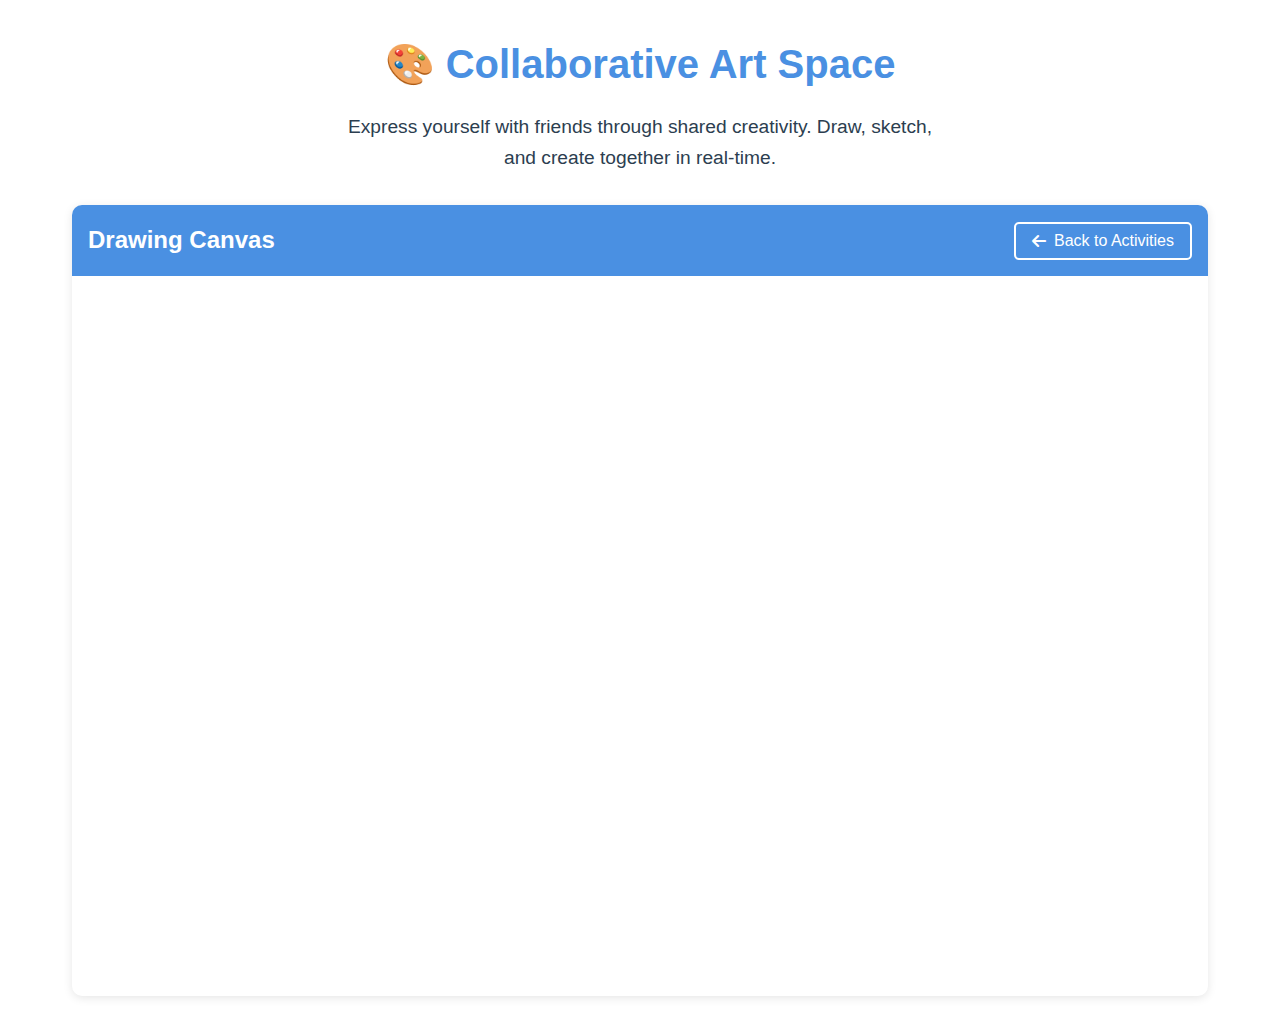
<file: collab-art.html>
<!DOCTYPE html>
<html lang="en">
<head>
    <meta charset="UTF-8">
    <meta name="viewport" content="width=device-width, initial-scale=1.0">
    <title>MindCircle - Collaborative Art Space</title>
    <link rel="stylesheet" href="styles.css">
    <link rel="stylesheet" href="mindcircle.css">
    <link rel="stylesheet" href="https://cdnjs.cloudflare.com/ajax/libs/font-awesome/6.0.0/css/all.min.css">
    <style>
        .art-space {
            padding: 2rem;
            max-width: 1200px;
            margin: 0 auto;
        }

        .art-header {
            text-align: center;
            margin-bottom: 2rem;
        }

        .art-header h1 {
            color: var(--primary-color);
            font-size: 2.5rem;
            margin-bottom: 1rem;
        }

        .art-header p {
            color: var(--secondary-color);
            font-size: 1.2rem;
            max-width: 600px;
            margin: 0 auto;
        }

        .drawing-container {
            background: var(--white);
            border-radius: 10px;
            box-shadow: 0 2px 10px rgba(0,0,0,0.1);
            overflow: hidden;
        }

        .toolbar {
            background-color: var(--primary-color);
            padding: 1rem;
            display: flex;
            justify-content: space-between;
            align-items: center;
        }

        .toolbar h2 {
            color: var(--white);
            margin: 0;
        }

        .back-button {
            background: none;
            border: 2px solid var(--white);
            color: var(--white);
            padding: 0.5rem 1rem;
            border-radius: 5px;
            cursor: pointer;
            font-size: 1rem;
            display: flex;
            align-items: center;
            gap: 0.5rem;
            transition: background-color 0.3s;
        }

        .back-button:hover {
            background-color: var(--white);
            color: var(--primary-color);
        }

        iframe {
            display: block;
            width: 100%;
            height: 80vh;
            border: none;
        }

        @media (max-width: 768px) {
            .art-space {
                padding: 1rem;
            }

            .art-header h1 {
                font-size: 2rem;
            }

            iframe {
                height: 70vh;
            }
        }
    </style>
</head>
<body>
    <main class="art-space">
        <div class="art-header">
            <h1>🎨 Collaborative Art Space</h1>
            <p>Express yourself with friends through shared creativity. Draw, sketch, and create together in real-time.</p>
        </div>
        
        <div class="drawing-container">
            <div class="toolbar">
                <h2>Drawing Canvas</h2>
                <button class="back-button" onclick="window.location.href='mindcircle.html#activities'">
                    <i class="fas fa-arrow-left"></i> Back to Activities
                </button>
            </div>
            <iframe
                src="https://excalidraw.com"
                width="100%"
                height="600px"
                title="Collaborative Drawing Canvas">
            </iframe>
        </div>
    </main>

    <script>
        // Handle iframe loading
        const drawingFrame = document.querySelector('iframe');
        drawingFrame.addEventListener('load', function() {
            console.log('Drawing canvas loaded');
        });
    </script>
</body>
</html>
</file>
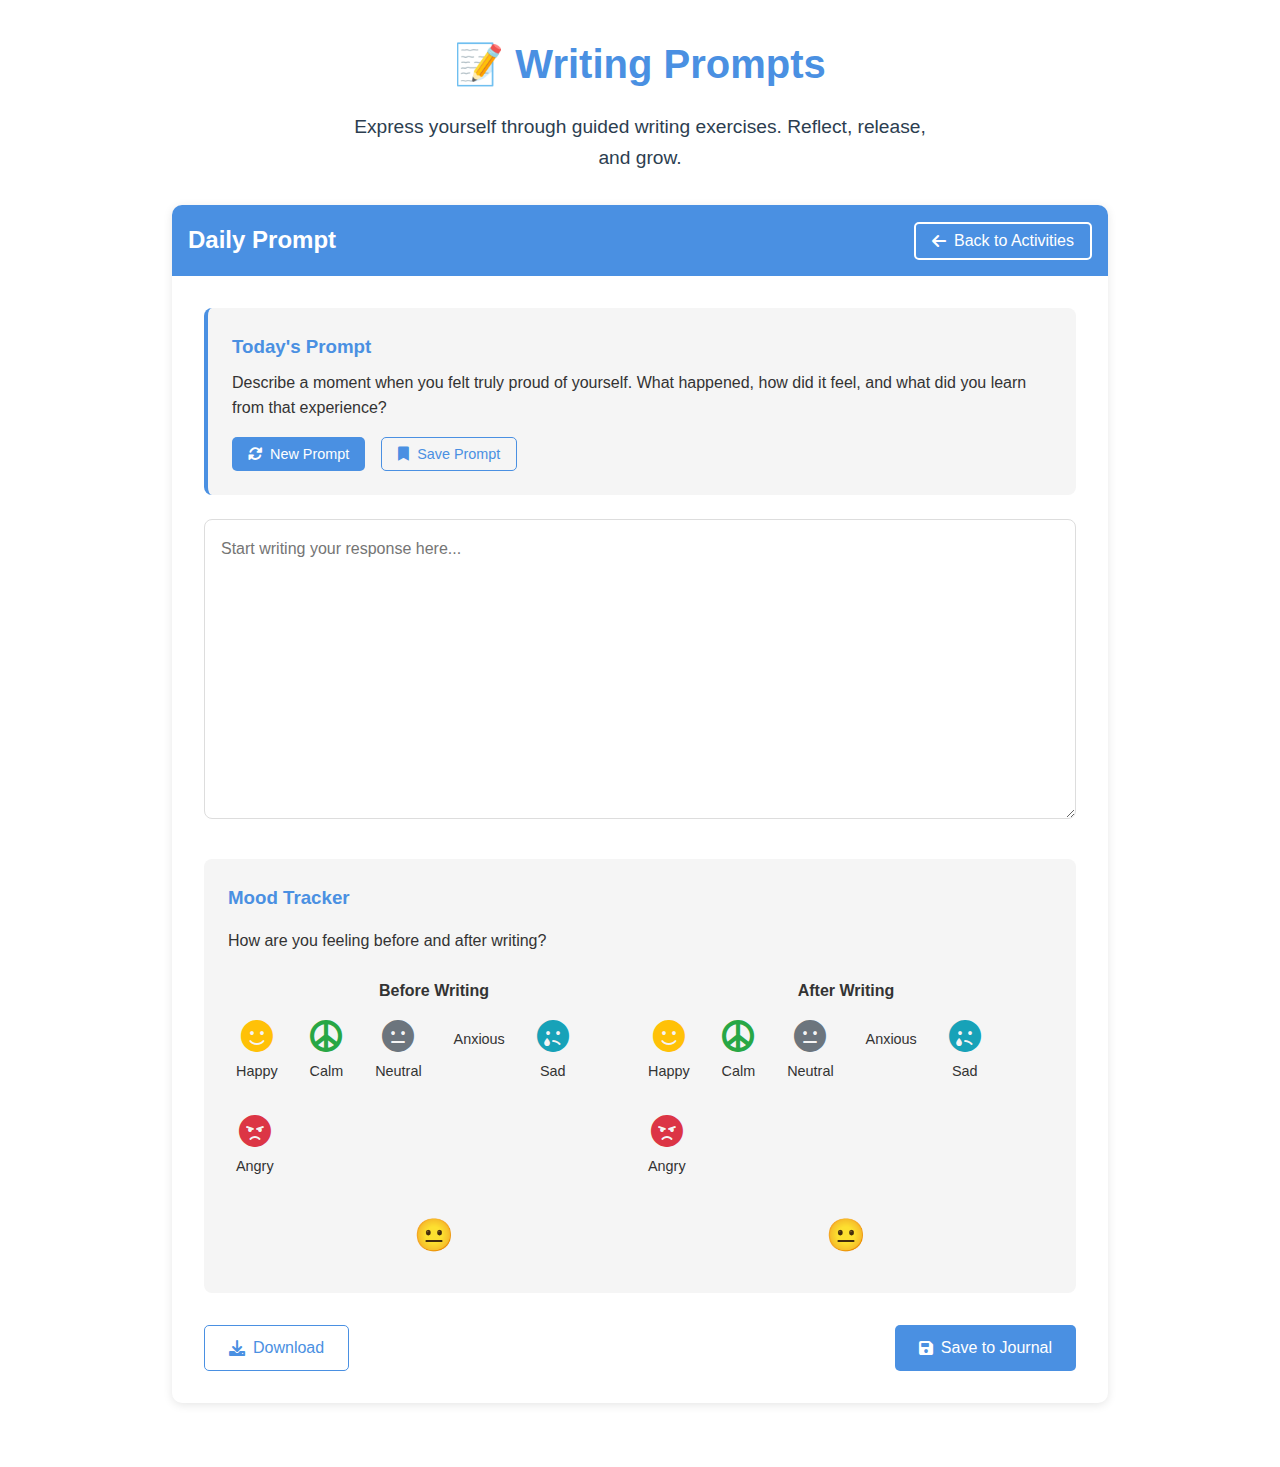
<file: writing-prompts.html>
<!DOCTYPE html>
<html lang="en">
<head>
    <meta charset="UTF-8">
    <meta name="viewport" content="width=device-width, initial-scale=1.0">
    <title>MindCircle - Writing Prompts</title>
    <link rel="stylesheet" href="styles.css">
    <link rel="stylesheet" href="mindcircle.css">
    <link rel="stylesheet" href="https://cdnjs.cloudflare.com/ajax/libs/font-awesome/6.0.0/css/all.min.css">
    <style>
        .writing-space {
            padding: 2rem;
            max-width: 1000px;
            margin: 0 auto;
        }

        .writing-header {
            text-align: center;
            margin-bottom: 2rem;
        }

        .writing-header h1 {
            color: var(--primary-color);
            font-size: 2.5rem;
            margin-bottom: 1rem;
        }

        .writing-header p {
            color: var(--secondary-color);
            font-size: 1.2rem;
            max-width: 600px;
            margin: 0 auto;
        }

        .prompt-container {
            background: var(--white);
            border-radius: 10px;
            box-shadow: 0 2px 10px rgba(0,0,0,0.1);
            overflow: hidden;
            margin-bottom: 2rem;
        }

        .toolbar {
            background-color: var(--primary-color);
            padding: 1rem;
            display: flex;
            justify-content: space-between;
            align-items: center;
        }

        .toolbar h2 {
            color: var(--white);
            margin: 0;
        }

        .back-button {
            background: none;
            border: 2px solid var(--white);
            color: var(--white);
            padding: 0.5rem 1rem;
            border-radius: 5px;
            cursor: pointer;
            font-size: 1rem;
            display: flex;
            align-items: center;
            gap: 0.5rem;
            transition: background-color 0.3s;
        }

        .back-button:hover {
            background-color: var(--white);
            color: var(--primary-color);
        }

        .prompt-content {
            padding: 2rem;
        }

        .prompt-card {
            background-color: var(--light-bg);
            border-radius: 8px;
            padding: 1.5rem;
            margin-bottom: 1.5rem;
            border-left: 4px solid var(--primary-color);
        }

        .prompt-card h3 {
            color: var(--primary-color);
            margin-top: 0;
            margin-bottom: 0.5rem;
        }

        .prompt-card p {
            margin: 0;
            line-height: 1.6;
        }

        .prompt-actions {
            display: flex;
            gap: 1rem;
            margin-top: 1rem;
        }

        .prompt-button {
            background-color: var(--primary-color);
            color: var(--white);
            border: none;
            padding: 0.5rem 1rem;
            border-radius: 5px;
            cursor: pointer;
            font-size: 0.9rem;
            display: flex;
            align-items: center;
            gap: 0.5rem;
            transition: background-color 0.3s;
        }

        .prompt-button:hover {
            background-color: #357abd;
        }

        .prompt-button.secondary {
            background-color: transparent;
            border: 1px solid var(--primary-color);
            color: var(--primary-color);
        }

        .prompt-button.secondary:hover {
            background-color: var(--light-bg);
        }

        .writing-area {
            margin-top: 1.5rem;
        }

        .writing-area textarea {
            width: 100%;
            min-height: 300px;
            padding: 1rem;
            border: 1px solid #ddd;
            border-radius: 8px;
            font-size: 1rem;
            line-height: 1.6;
            resize: vertical;
            font-family: inherit;
        }

        .writing-area textarea:focus {
            outline: none;
            border-color: var(--primary-color);
            box-shadow: 0 0 0 2px rgba(0, 123, 255, 0.25);
        }

        .mood-tracker {
            margin-top: 2rem;
            padding: 1.5rem;
            background-color: var(--light-bg);
            border-radius: 8px;
        }

        .mood-tracker h3 {
            margin-top: 0;
            margin-bottom: 1rem;
            color: var(--primary-color);
        }

        .mood-options {
            display: flex;
            flex-wrap: wrap;
            gap: 1rem;
            margin-bottom: 1.5rem;
        }

        .mood-option {
            display: flex;
            flex-direction: column;
            align-items: center;
            cursor: pointer;
            padding: 0.5rem;
            border-radius: 8px;
            transition: background-color 0.3s;
        }

        .mood-option:hover {
            background-color: rgba(0, 0, 0, 0.05);
        }

        .mood-option.selected {
            background-color: rgba(0, 123, 255, 0.1);
        }

        .mood-option i {
            font-size: 2rem;
            margin-bottom: 0.5rem;
        }

        .mood-option span {
            font-size: 0.9rem;
        }

        .mood-option[data-mood="happy"] i {
            color: #ffc107;
        }

        .mood-option[data-mood="calm"] i {
            color: #28a745;
        }

        .mood-option[data-mood="neutral"] i {
            color: #6c757d;
        }

        .mood-option[data-mood="anxious"] i {
            color: #fd7e14;
        }

        .mood-option[data-mood="sad"] i {
            color: #17a2b8;
        }

        .mood-option[data-mood="angry"] i {
            color: #dc3545;
        }

        .mood-comparison {
            display: flex;
            justify-content: space-between;
            margin-top: 1.5rem;
        }

        .mood-before, .mood-after {
            flex: 1;
            text-align: center;
        }

        .mood-before h4, .mood-after h4 {
            margin-top: 0;
            margin-bottom: 0.5rem;
        }

        .mood-display {
            font-size: 2rem;
            margin: 0.5rem 0;
        }

        .action-buttons {
            display: flex;
            justify-content: space-between;
            margin-top: 2rem;
        }

        .action-button {
            background-color: var(--primary-color);
            color: var(--white);
            border: none;
            padding: 0.8rem 1.5rem;
            border-radius: 5px;
            cursor: pointer;
            font-size: 1rem;
            display: flex;
            align-items: center;
            gap: 0.5rem;
            transition: background-color 0.3s;
        }

        .action-button:hover {
            background-color: #357abd;
        }

        .action-button.secondary {
            background-color: transparent;
            border: 1px solid var(--primary-color);
            color: var(--primary-color);
        }

        .action-button.secondary:hover {
            background-color: var(--light-bg);
        }

        @media (max-width: 768px) {
            .writing-space {
                padding: 1rem;
            }

            .writing-header h1 {
                font-size: 2rem;
            }

            .prompt-content {
                padding: 1rem;
            }

            .mood-options {
                justify-content: center;
            }

            .action-buttons {
                flex-direction: column;
                gap: 1rem;
            }

            .action-button {
                width: 100%;
                justify-content: center;
            }
        }
    </style>
</head>
<body>
    <main class="writing-space">
        <div class="writing-header">
            <h1>📝 Writing Prompts</h1>
            <p>Express yourself through guided writing exercises. Reflect, release, and grow.</p>
        </div>
        
        <div class="prompt-container">
            <div class="toolbar">
                <h2>Daily Prompt</h2>
                <button class="back-button" onclick="window.location.href='mindcircle.html#activities'">
                    <i class="fas fa-arrow-left"></i> Back to Activities
                </button>
            </div>
            
            <div class="prompt-content">
                <div class="prompt-card">
                    <h3>Today's Prompt</h3>
                    <p>Describe a moment when you felt truly proud of yourself. What happened, how did it feel, and what did you learn from that experience?</p>
                    <div class="prompt-actions">
                        <button class="prompt-button" id="new-prompt">
                            <i class="fas fa-sync-alt"></i> New Prompt
                        </button>
                        <button class="prompt-button secondary" id="save-prompt">
                            <i class="fas fa-bookmark"></i> Save Prompt
                        </button>
                    </div>
                </div>
                
                <div class="writing-area">
                    <textarea id="writing-response" placeholder="Start writing your response here..."></textarea>
                </div>
                
                <div class="mood-tracker">
                    <h3>Mood Tracker</h3>
                    <p>How are you feeling before and after writing?</p>
                    
                    <div class="mood-comparison">
                        <div class="mood-before">
                            <h4>Before Writing</h4>
                            <div class="mood-options">
                                <div class="mood-option" data-mood="happy">
                                    <i class="fas fa-smile"></i>
                                    <span>Happy</span>
                                </div>
                                <div class="mood-option" data-mood="calm">
                                    <i class="fas fa-peace"></i>
                                    <span>Calm</span>
                                </div>
                                <div class="mood-option" data-mood="neutral">
                                    <i class="fas fa-meh"></i>
                                    <span>Neutral</span>
                                </div>
                                <div class="mood-option" data-mood="anxious">
                                    <i class="fas fa-worried"></i>
                                    <span>Anxious</span>
                                </div>
                                <div class="mood-option" data-mood="sad">
                                    <i class="fas fa-sad-tear"></i>
                                    <span>Sad</span>
                                </div>
                                <div class="mood-option" data-mood="angry">
                                    <i class="fas fa-angry"></i>
                                    <span>Angry</span>
                                </div>
                            </div>
                            <div class="mood-display" id="mood-before-display">😐</div>
                        </div>
                        
                        <div class="mood-after">
                            <h4>After Writing</h4>
                            <div class="mood-options">
                                <div class="mood-option" data-mood="happy">
                                    <i class="fas fa-smile"></i>
                                    <span>Happy</span>
                                </div>
                                <div class="mood-option" data-mood="calm">
                                    <i class="fas fa-peace"></i>
                                    <span>Calm</span>
                                </div>
                                <div class="mood-option" data-mood="neutral">
                                    <i class="fas fa-meh"></i>
                                    <span>Neutral</span>
                                </div>
                                <div class="mood-option" data-mood="anxious">
                                    <i class="fas fa-worried"></i>
                                    <span>Anxious</span>
                                </div>
                                <div class="mood-option" data-mood="sad">
                                    <i class="fas fa-sad-tear"></i>
                                    <span>Sad</span>
                                </div>
                                <div class="mood-option" data-mood="angry">
                                    <i class="fas fa-angry"></i>
                                    <span>Angry</span>
                                </div>
                            </div>
                            <div class="mood-display" id="mood-after-display">😐</div>
                        </div>
                    </div>
                </div>
                
                <div class="action-buttons">
                    <button class="action-button secondary" id="download-button">
                        <i class="fas fa-download"></i> Download
                    </button>
                    <button class="action-button" id="save-journal-button">
                        <i class="fas fa-save"></i> Save to Journal
                    </button>
                </div>
            </div>
        </div>
    </main>

    <script>
        document.addEventListener('DOMContentLoaded', function() {
            // Sample prompts
            const prompts = [
                "Describe a moment when you felt truly proud of yourself. What happened, how did it feel, and what did you learn from that experience?",
                "Write about a challenge you've overcome. What strategies did you use, and how did it change you?",
                "If you could give advice to your past self, what would you say?",
                "Describe your ideal day from start to finish. What makes it perfect for you?",
                "Write about a person who has influenced you positively. What qualities do you admire in them?",
                "Describe a place where you feel most at peace. What sensory details make it special?",
                "Write a letter to your future self. What hopes, dreams, and advice would you include?",
                "Describe a small moment of joy you experienced recently. What made it meaningful?",
                "Write about a time when you felt misunderstood. How did you handle it?",
                "If you could master any skill instantly, what would it be and why?"
            ];
            
            // Elements
            const promptText = document.querySelector('.prompt-card p');
            const newPromptButton = document.getElementById('new-prompt');
            const savePromptButton = document.getElementById('save-prompt');
            const writingResponse = document.getElementById('writing-response');
            const downloadButton = document.getElementById('download-button');
            const saveJournalButton = document.getElementById('save-journal-button');
            const moodOptions = document.querySelectorAll('.mood-option');
            const moodBeforeDisplay = document.getElementById('mood-before-display');
            const moodAfterDisplay = document.getElementById('mood-after-display');
            
            // Mood emoji mapping
            const moodEmojis = {
                'happy': '😊',
                'calm': '😌',
                'neutral': '😐',
                'anxious': '😰',
                'sad': '😢',
                'angry': '😠'
            };
            
            // Get random prompt
            function getRandomPrompt() {
                const randomIndex = Math.floor(Math.random() * prompts.length);
                return prompts[randomIndex];
            }
            
            // New prompt button
            newPromptButton.addEventListener('click', function() {
                promptText.textContent = getRandomPrompt();
            });
            
            // Save prompt button
            savePromptButton.addEventListener('click', function() {
                alert('Prompt saved to your favorites!');
            });
            
            // Mood selection
            moodOptions.forEach(option => {
                option.addEventListener('click', function() {
                    // Remove selected class from siblings
                    const siblings = this.parentElement.querySelectorAll('.mood-option');
                    siblings.forEach(sib => sib.classList.remove('selected'));
                    
                    // Add selected class to clicked option
                    this.classList.add('selected');
                    
                    // Update mood display
                    const mood = this.getAttribute('data-mood');
                    const emoji = moodEmojis[mood];
                    
                    // Determine if this is before or after mood
                    if (this.parentElement.parentElement.classList.contains('mood-before')) {
                        moodBeforeDisplay.textContent = emoji;
                    } else {
                        moodAfterDisplay.textContent = emoji;
                    }
                });
            });
            
            // Download button
            downloadButton.addEventListener('click', function() {
                const text = writingResponse.value;
                const prompt = promptText.textContent;
                const beforeMood = moodBeforeDisplay.textContent;
                const afterMood = moodAfterDisplay.textContent;
                
                const content = `Prompt: ${prompt}\n\nResponse:\n${text}\n\nMood Before: ${beforeMood}\nMood After: ${afterMood}\n\nDate: ${new Date().toLocaleDateString()}`;
                
                const blob = new Blob([content], { type: 'text/plain' });
                const url = URL.createObjectURL(blob);
                const a = document.createElement('a');
                a.href = url;
                a.download = 'writing-response.txt';
                document.body.appendChild(a);
                a.click();
                document.body.removeChild(a);
                URL.revokeObjectURL(url);
            });
            
            // Save to journal button
            saveJournalButton.addEventListener('click', function() {
                alert('Your writing has been saved to your journal!');
            });
        });
    </script>
</body>
</html>
</file>
<file: styles.css>
/* Global Styles */
:root {
    --primary-color: #4A90E2;
    --secondary-color: #2C3E50;
    --accent-color: #E74C3C;
    --text-color: #333333;
    --light-bg: #F5F5F5;
    --white: #FFFFFF;
}

* {
    margin: 0;
    padding: 0;
    box-sizing: border-box;
}

body {
    font-family: Arial, sans-serif;
    line-height: 1.6;
    color: var(--text-color);
    font-size: 16px;
}

/* Accessibility Improvements */
:focus {
    outline: 3px solid var(--primary-color);
    outline-offset: 2px;
}

/* Header and Navigation */
header {
    background-color: var(--white);
    box-shadow: 0 2px 5px rgba(0,0,0,0.1);
    position: fixed;
    width: 100%;
    top: 0;
    z-index: 1000;
}

nav {
    display: flex;
    justify-content: space-between;
    align-items: center;
    padding: 1rem 5%;
    max-width: 1200px;
    margin: 0 auto;
}

.logo {
    font-size: 24px;
    font-weight: bold;
    color: var(--primary-color);
}

.nav-links {
    display: flex;
    list-style: none;
    gap: 2rem;
}

.nav-links a {
    text-decoration: none;
    color: var(--secondary-color);
    font-size: 18px;
    padding: 0.5rem 1rem;
    border-radius: 4px;
    transition: background-color 0.3s;
}

.nav-links a:hover {
    background-color: var(--light-bg);
}

/* Hero Section */
.hero {
    background: linear-gradient(rgba(74, 144, 226, 0.9), rgba(44, 62, 80, 0.9)),
                url('https://images.unsplash.com/photo-1516549655169-df83a0774514?ixlib=rb-1.2.1&auto=format&fit=crop&w=1350&q=80');
    background-size: cover;
    background-position: center;
    height: 100vh;
    display: flex;
    align-items: center;
    justify-content: center;
    text-align: center;
    padding: 0 1rem;
    margin-top: 60px;
}

.hero-content {
    color: var(--white);
    max-width: 800px;
}

.hero h1 {
    font-size: 48px;
    margin-bottom: 1rem;
}

.hero p {
    font-size: 24px;
    margin-bottom: 2rem;
}

/* Buttons */
.cta-button, .submit-button {
    background-color: var(--accent-color);
    color: var(--white);
    padding: 1rem 2rem;
    border: none;
    border-radius: 8px;
    font-size: 20px;
    cursor: pointer;
    transition: background-color 0.3s;
    min-width: 200px;
}

.cta-button:hover, .submit-button:hover {
    background-color: #c0392b;
}

/* Services Section */
.services {
    padding: 5rem 1rem;
    background-color: var(--light-bg);
}

.services h2 {
    text-align: center;
    font-size: 36px;
    margin-bottom: 3rem;
}

.service-cards {
    display: grid;
    grid-template-columns: repeat(auto-fit, minmax(300px, 1fr));
    gap: 2rem;
    max-width: 1200px;
    margin: 0 auto;
}

.card {
    background-color: var(--white);
    padding: 2rem;
    border-radius: 8px;
    text-align: center;
    box-shadow: 0 2px 5px rgba(0,0,0,0.1);
}

.card i {
    font-size: 48px;
    color: var(--primary-color);
    margin-bottom: 1rem;
}

.card h3 {
    font-size: 24px;
    margin-bottom: 1rem;
}

/* Resources Section */
.resources {
    padding: 5rem 1rem;
}

.resource-grid {
    display: grid;
    grid-template-columns: repeat(auto-fit, minmax(250px, 1fr));
    gap: 2rem;
    max-width: 1200px;
    margin: 0 auto;
}

.resource-item {
    padding: 2rem;
    background-color: var(--light-bg);
    border-radius: 8px;
    text-align: center;
}

/* Contact Form */
.contact {
    padding: 5rem 1rem;
    background-color: var(--light-bg);
}

.contact-form {
    max-width: 600px;
    margin: 0 auto;
}

.form-group {
    margin-bottom: 1.5rem;
}

label {
    display: block;
    margin-bottom: 0.5rem;
    font-size: 18px;
}

input, textarea {
    width: 100%;
    padding: 1rem;
    font-size: 16px;
    border: 2px solid #ddd;
    border-radius: 4px;
}

textarea {
    height: 150px;
    resize: vertical;
}

/* Footer */
footer {
    background-color: var(--secondary-color);
    color: var(--white);
    padding: 3rem 1rem 1rem;
}

.footer-content {
    display: grid;
    grid-template-columns: repeat(auto-fit, minmax(250px, 1fr));
    gap: 2rem;
    max-width: 1200px;
    margin: 0 auto;
}

.footer-section h4 {
    font-size: 20px;
    margin-bottom: 1rem;
}

.footer-section ul {
    list-style: none;
}

.footer-section a {
    color: var(--white);
    text-decoration: none;
    font-size: 16px;
}

.footer-bottom {
    text-align: center;
    margin-top: 2rem;
    padding-top: 2rem;
    border-top: 1px solid rgba(255,255,255,0.1);
}

/* Responsive Design */
@media (max-width: 768px) {
    .nav-links {
        display: none;
    }
    
    .hero h1 {
        font-size: 36px;
    }
    
    .hero p {
        font-size: 20px;
    }
    
    .service-cards {
        grid-template-columns: 1fr;
    }
}

/* Accessibility Features */
@media (prefers-reduced-motion: reduce) {
    * {
        animation: none !important;
        transition: none !important;
    }
}

/* High Contrast Mode */
@media (prefers-contrast: high) {
    :root {
        --primary-color: #0000FF;
        --secondary-color: #000000;
        --accent-color: #FF0000;
        --text-color: #000000;
        --light-bg: #FFFFFF;
    }
}

/* Chat Widget Styles */
.chat-widget {
    position: fixed;
    bottom: 30px;
    right: 30px;
    z-index: 1000;
}

.chat-toggle-button {
    background-color: var(--primary-color);
    color: var(--white);
    border: none;
    border-radius: 50px;
    padding: 15px 25px;
    font-size: 18px;
    cursor: pointer;
    display: flex;
    align-items: center;
    gap: 10px;
    box-shadow: 0 2px 10px rgba(0,0,0,0.2);
    transition: transform 0.3s ease;
}

.chat-toggle-button:hover {
    transform: scale(1.05);
}

.chat-toggle-button i {
    font-size: 24px;
}

.chat-container {
    position: fixed;
    bottom: 100px;
    right: 30px;
    width: 350px;
    height: 600px;
    background-color: var(--white);
    border-radius: 10px;
    box-shadow: 0 5px 20px rgba(0,0,0,0.2);
    display: none;
    flex-direction: column;
    overflow: hidden;
}

.chat-container.active {
    display: flex;
}

.chat-header {
    background-color: var(--primary-color);
    color: var(--white);
    padding: 15px;
    display: flex;
    justify-content: space-between;
    align-items: center;
}

.chat-header h3 {
    font-size: 20px;
    margin: 0;
}

.close-chat {
    background: none;
    border: none;
    color: var(--white);
    font-size: 20px;
    cursor: pointer;
    padding: 5px;
}

.close-chat:hover {
    opacity: 0.8;
}

/* High Contrast Mode Adjustments */
@media (prefers-contrast: high) {
    .chat-toggle-button {
        background-color: #0000FF;
        border: 2px solid #FFFFFF;
    }
    
    .chat-header {
        background-color: #0000FF;
        border-bottom: 2px solid #FFFFFF;
    }
}

/* Responsive Design for Chat */
@media (max-width: 768px) {
    .chat-container {
        width: 100%;
        height: 100%;
        bottom: 0;
        right: 0;
        border-radius: 0;
    }
    
    .chat-toggle-button {
        bottom: 20px;
        right: 20px;
    }
}

/* Mental Exercise Modal */
.modal {
    display: none;
    position: fixed;
    top: 0;
    left: 0;
    width: 100%;
    height: 100%;
    background-color: rgba(0, 0, 0, 0.5);
    z-index: 2000;
    align-items: center;
    justify-content: center;
}

.modal.active {
    display: flex;
}

.modal-content {
    background-color: var(--white);
    padding: 2rem;
    border-radius: 10px;
    width: 90%;
    max-width: 600px;
    max-height: 90vh;
    overflow-y: auto;
    position: relative;
}

.modal-header {
    display: flex;
    justify-content: space-between;
    align-items: center;
    margin-bottom: 1.5rem;
}

.modal-header h2 {
    font-size: 24px;
    color: var(--primary-color);
    margin: 0;
}

.close-modal {
    background: none;
    border: none;
    font-size: 32px;
    color: var(--secondary-color);
    cursor: pointer;
    padding: 0.5rem;
    line-height: 1;
}

.close-modal:hover {
    color: var(--accent-color);
}

.modal-body {
    font-size: 18px;
    line-height: 1.6;
}

/* Exercise Button */
.exercise-button {
    background-color: var(--primary-color);
    color: var(--white);
    border: none;
    border-radius: 8px;
    padding: 0.8rem 1.5rem;
    font-size: 16px;
    cursor: pointer;
    margin-top: 1rem;
    transition: background-color 0.3s;
}

.exercise-button:hover {
    background-color: #357abd;
}

/* Timer Styles */
.timer-container {
    margin-top: 2rem;
    text-align: center;
}

.timer {
    font-size: 48px;
    font-weight: bold;
    color: var(--primary-color);
    margin-bottom: 1rem;
}

.timer-button {
    background-color: var(--accent-color);
    color: var(--white);
    border: none;
    border-radius: 8px;
    padding: 0.8rem 1.5rem;
    font-size: 18px;
    cursor: pointer;
    transition: background-color 0.3s;
}

.timer-button:hover {
    background-color: #c0392b;
}

/* Exercise Content Styles */
#exercise-content {
    margin-bottom: 2rem;
}

#exercise-content h3 {
    color: var(--secondary-color);
    margin-bottom: 1rem;
}

#exercise-content ul {
    list-style-type: none;
    padding: 0;
}

#exercise-content li {
    margin-bottom: 0.5rem;
    padding-left: 1.5rem;
    position: relative;
}

#exercise-content li:before {
    content: "•";
    color: var(--primary-color);
    position: absolute;
    left: 0;
    font-size: 1.2em;
}

/* High Contrast Mode */
@media (prefers-contrast: high) {
    .modal-content {
        border: 2px solid #FFFFFF;
    }
    
    .exercise-button,
    .timer-button {
        border: 2px solid #FFFFFF;
    }
    
    .timer {
        color: #0000FF;
    }
}

/* Trip Planner Section */
.trip-planner-section {
    padding: 4rem 2rem;
    background-color: #f8f9fa;
}

.trip-planner-content {
    display: flex;
    max-width: 1200px;
    margin: 0 auto;
    gap: 3rem;
    align-items: center;
}

.trip-planner-image {
    flex: 1;
    border-radius: 10px;
    overflow: hidden;
    box-shadow: 0 5px 15px rgba(0,0,0,0.1);
}

.trip-planner-image img {
    width: 100%;
    height: auto;
    display: block;
    transition: transform 0.5s;
}

.trip-planner-image img:hover {
    transform: scale(1.05);
}

.trip-planner-text {
    flex: 1;
}

.trip-planner-text h3 {
    color: #2c3e50;
    margin-bottom: 1rem;
    font-size: 1.8rem;
}

.trip-planner-text p {
    color: #555;
    margin-bottom: 1.5rem;
    line-height: 1.6;
}

.trip-planner-features {
    list-style: none;
    padding: 0;
    margin-bottom: 2rem;
}

.trip-planner-features li {
    margin-bottom: 0.8rem;
    display: flex;
    align-items: center;
    color: #555;
}

.trip-planner-features li i {
    color: #4a90e2;
    margin-right: 1rem;
    font-size: 1.2rem;
    width: 24px;
}

.trip-planner-button {
    display: inline-block;
    padding: 0.8rem 1.5rem;
    background: #4a90e2;
    color: white;
    text-decoration: none;
    border-radius: 25px;
    font-weight: 500;
    transition: all 0.3s;
}

.trip-planner-button:hover {
    background: #357abd;
    transform: translateY(-2px);
    box-shadow: 0 5px 15px rgba(74, 144, 226, 0.3);
}

@media (max-width: 768px) {
    .trip-planner-content {
        flex-direction: column;
    }
    
    .trip-planner-image {
        order: 2;
    }
    
    .trip-planner-text {
        order: 1;
    }
}

/* Creative Activities Section */
.activities {
    padding: 5rem 2rem;
    background-color: #f0f7ff;
}

.activities h2 {
    text-align: center;
    color: #2c3e50;
    font-size: 2.5rem;
    margin-bottom: 3rem;
    position: relative;
}

.activities h2:after {
    content: '';
    display: block;
    width: 80px;
    height: 4px;
    background: #4a90e2;
    margin: 1rem auto 0;
    border-radius: 2px;
}

.activity-grid {
    display: grid;
    grid-template-columns: repeat(auto-fit, minmax(280px, 1fr));
    gap: 2rem;
    max-width: 1200px;
    margin: 0 auto;
}

.activity-card {
    background: white;
    border-radius: 15px;
    padding: 2rem;
    text-align: center;
    box-shadow: 0 5px 15px rgba(0,0,0,0.05);
    transition: all 0.3s ease;
    position: relative;
    overflow: hidden;
}

.activity-card:hover {
    transform: translateY(-10px);
    box-shadow: 0 15px 30px rgba(0,0,0,0.1);
}

.activity-card:before {
    content: '';
    position: absolute;
    top: 0;
    left: 0;
    width: 100%;
    height: 5px;
    background: linear-gradient(90deg, #4a90e2, #357abd);
    opacity: 0;
    transition: opacity 0.3s ease;
}

.activity-card:hover:before {
    opacity: 1;
}

.activity-card i {
    font-size: 3rem;
    color: #4a90e2;
    margin-bottom: 1.5rem;
    transition: transform 0.3s ease;
}

.activity-card:hover i {
    transform: scale(1.2);
}

.activity-card h3 {
    color: #2c3e50;
    font-size: 1.5rem;
    margin-bottom: 1rem;
}

.activity-card p {
    color: #555;
    margin-bottom: 1.5rem;
    line-height: 1.6;
}

.activity-button {
    display: inline-block;
    padding: 0.8rem 1.5rem;
    background: #4a90e2;
    color: white;
    text-decoration: none;
    border-radius: 25px;
    font-weight: 500;
    transition: all 0.3s;
    position: relative;
    overflow: hidden;
    z-index: 1;
}

.activity-button:before {
    content: '';
    position: absolute;
    top: 0;
    left: 0;
    width: 0;
    height: 100%;
    background: #357abd;
    transition: width 0.3s ease;
    z-index: -1;
}

.activity-button:hover {
    color: white;
    transform: translateY(-3px);
    box-shadow: 0 5px 15px rgba(74, 144, 226, 0.3);
}

.activity-button:hover:before {
    width: 100%;
}

/* Responsive adjustments for activities section */
@media (max-width: 768px) {
    .activities {
        padding: 3rem 1rem;
    }
    
    .activities h2 {
        font-size: 2rem;
    }
    
    .activity-grid {
        grid-template-columns: 1fr;
        gap: 1.5rem;
    }
    
    .activity-card {
        padding: 1.5rem;
    }
}
</file>
<file: mindcircle.css>
/* MindCircle Specific Styles */

/* Discover Section */
.discover {
    padding: 4rem 2rem;
    background-color: var(--light-bg);
}

.filters {
    display: flex;
    gap: 1rem;
    margin-bottom: 2rem;
    flex-wrap: wrap;
}

.filters select {
    padding: 0.8rem;
    border: 2px solid var(--primary-color);
    border-radius: 8px;
    font-size: 16px;
    min-width: 200px;
    background-color: var(--white);
}

.group-grid {
    display: grid;
    grid-template-columns: repeat(auto-fit, minmax(300px, 1fr));
    gap: 2rem;
    max-width: 1200px;
    margin: 0 auto;
}

/* Events Section */
.events {
    padding: 4rem 2rem;
}

.event-calendar {
    max-width: 800px;
    margin: 0 auto;
    background-color: var(--white);
    border-radius: 10px;
    box-shadow: 0 2px 10px rgba(0,0,0,0.1);
}

.calendar-header {
    display: flex;
    justify-content: space-between;
    align-items: center;
    padding: 1rem;
    background-color: var(--primary-color);
    color: var(--white);
    border-radius: 10px 10px 0 0;
}

.calendar-header button {
    background: none;
    border: none;
    color: var(--white);
    font-size: 20px;
    cursor: pointer;
}

.event-list {
    padding: 1rem;
}

/* Community Section */
.community {
    padding: 4rem 2rem;
    background-color: var(--light-bg);
}

.chat-rooms {
    max-width: 1000px;
    margin: 0 auto;
    background-color: var(--white);
    border-radius: 10px;
    box-shadow: 0 2px 10px rgba(0,0,0,0.1);
    overflow: hidden;
}

.room-categories {
    display: flex;
    gap: 1rem;
    padding: 1rem;
    background-color: var(--primary-color);
    overflow-x: auto;
}

.room-categories button {
    background: none;
    border: none;
    color: var(--white);
    padding: 0.5rem 1rem;
    border-radius: 20px;
    cursor: pointer;
    white-space: nowrap;
}

.room-categories button.active {
    background-color: var(--white);
    color: var(--primary-color);
}

.chat-container {
    height: 400px;
    display: flex;
    flex-direction: column;
}

.chat-messages {
    flex-grow: 1;
    padding: 1rem;
    overflow-y: auto;
}

.chat-input {
    display: flex;
    gap: 1rem;
    padding: 1rem;
    border-top: 1px solid #ddd;
}

.chat-input input {
    flex-grow: 1;
    padding: 0.8rem;
    border: 2px solid #ddd;
    border-radius: 8px;
    font-size: 16px;
}

.chat-input button {
    background-color: var(--primary-color);
    color: var(--white);
    border: none;
    padding: 0.8rem 1.5rem;
    border-radius: 8px;
    cursor: pointer;
}

/* Activities Section */
.activities {
    padding: 4rem 2rem;
}

.activity-grid {
    display: grid;
    grid-template-columns: repeat(auto-fit, minmax(250px, 1fr));
    gap: 2rem;
    max-width: 1200px;
    margin: 0 auto;
}

.activity-card {
    background-color: var(--white);
    padding: 2rem;
    border-radius: 10px;
    text-align: center;
    box-shadow: 0 2px 10px rgba(0,0,0,0.1);
}

.activity-card i {
    font-size: 48px;
    color: var(--primary-color);
    margin-bottom: 1rem;
}

.activity-card button,
.activity-card .activity-button {
    background-color: var(--primary-color);
    color: var(--white);
    border: none;
    padding: 0.8rem 1.5rem;
    border-radius: 8px;
    margin-top: 1rem;
    cursor: pointer;
    text-decoration: none;
    display: inline-block;
    transition: background-color 0.3s;
}

.activity-card button:hover,
.activity-card .activity-button:hover {
    background-color: #357abd;
}

/* Profile Section */
.profile {
    padding: 4rem 2rem;
    background-color: var(--light-bg);
}

.profile-container {
    max-width: 1000px;
    margin: 0 auto;
    background-color: var(--white);
    border-radius: 10px;
    padding: 2rem;
    box-shadow: 0 2px 10px rgba(0,0,0,0.1);
}

.profile-info {
    display: flex;
    gap: 2rem;
    margin-bottom: 2rem;
}

.avatar {
    text-align: center;
}

.avatar img {
    width: 150px;
    height: 150px;
    border-radius: 50%;
    margin-bottom: 1rem;
}

.interest-tags {
    display: flex;
    flex-wrap: wrap;
    gap: 0.5rem;
    margin-top: 1rem;
}

.tag {
    background-color: var(--primary-color);
    color: var(--white);
    padding: 0.5rem 1rem;
    border-radius: 20px;
    font-size: 14px;
}

.add-interest {
    background: none;
    border: 2px dashed var(--primary-color);
    color: var(--primary-color);
    padding: 0.5rem 1rem;
    border-radius: 20px;
    cursor: pointer;
}

.stats-grid {
    display: grid;
    grid-template-columns: repeat(auto-fit, minmax(200px, 1fr));
    gap: 1rem;
    margin-top: 1rem;
}

.stat-card {
    background-color: var(--light-bg);
    padding: 1.5rem;
    border-radius: 8px;
    text-align: center;
}

.stat-card i {
    font-size: 32px;
    color: var(--primary-color);
    margin-bottom: 0.5rem;
}

/* Responsive Design */
@media (max-width: 768px) {
    .filters {
        flex-direction: column;
    }
    
    .filters select {
        width: 100%;
    }
    
    .profile-info {
        flex-direction: column;
        text-align: center;
    }
    
    .room-categories {
        padding: 0.5rem;
    }
    
    .room-categories button {
        padding: 0.5rem;
        font-size: 14px;
    }
}

/* High Contrast Mode */
@media (prefers-contrast: high) {
    .filters select,
    .chat-input input {
        border: 2px solid #0000FF;
    }
    
    .tag {
        border: 2px solid #FFFFFF;
    }
    
    .add-interest {
        border: 2px dashed #0000FF;
    }
}

.chat-header {
    display: flex;
    justify-content: space-between;
    align-items: center;
    padding: 1rem;
    background-color: var(--primary-color);
    color: var(--white);
    border-radius: 10px 10px 0 0;
}

.chat-header h3 {
    margin: 0;
    font-size: 1.2rem;
}

.close-chat {
    background: none;
    border: none;
    color: var(--white);
    font-size: 1.2rem;
    cursor: pointer;
    padding: 0.5rem;
    display: flex;
    align-items: center;
    justify-content: center;
    transition: opacity 0.3s;
}

.close-chat:hover {
    opacity: 0.8;
}

/* High Contrast Mode */
@media (prefers-contrast: high) {
    .chat-header {
        border: 2px solid #FFFFFF;
    }
    
    .close-chat {
        border: 2px solid #FFFFFF;
    }
}
</file>
